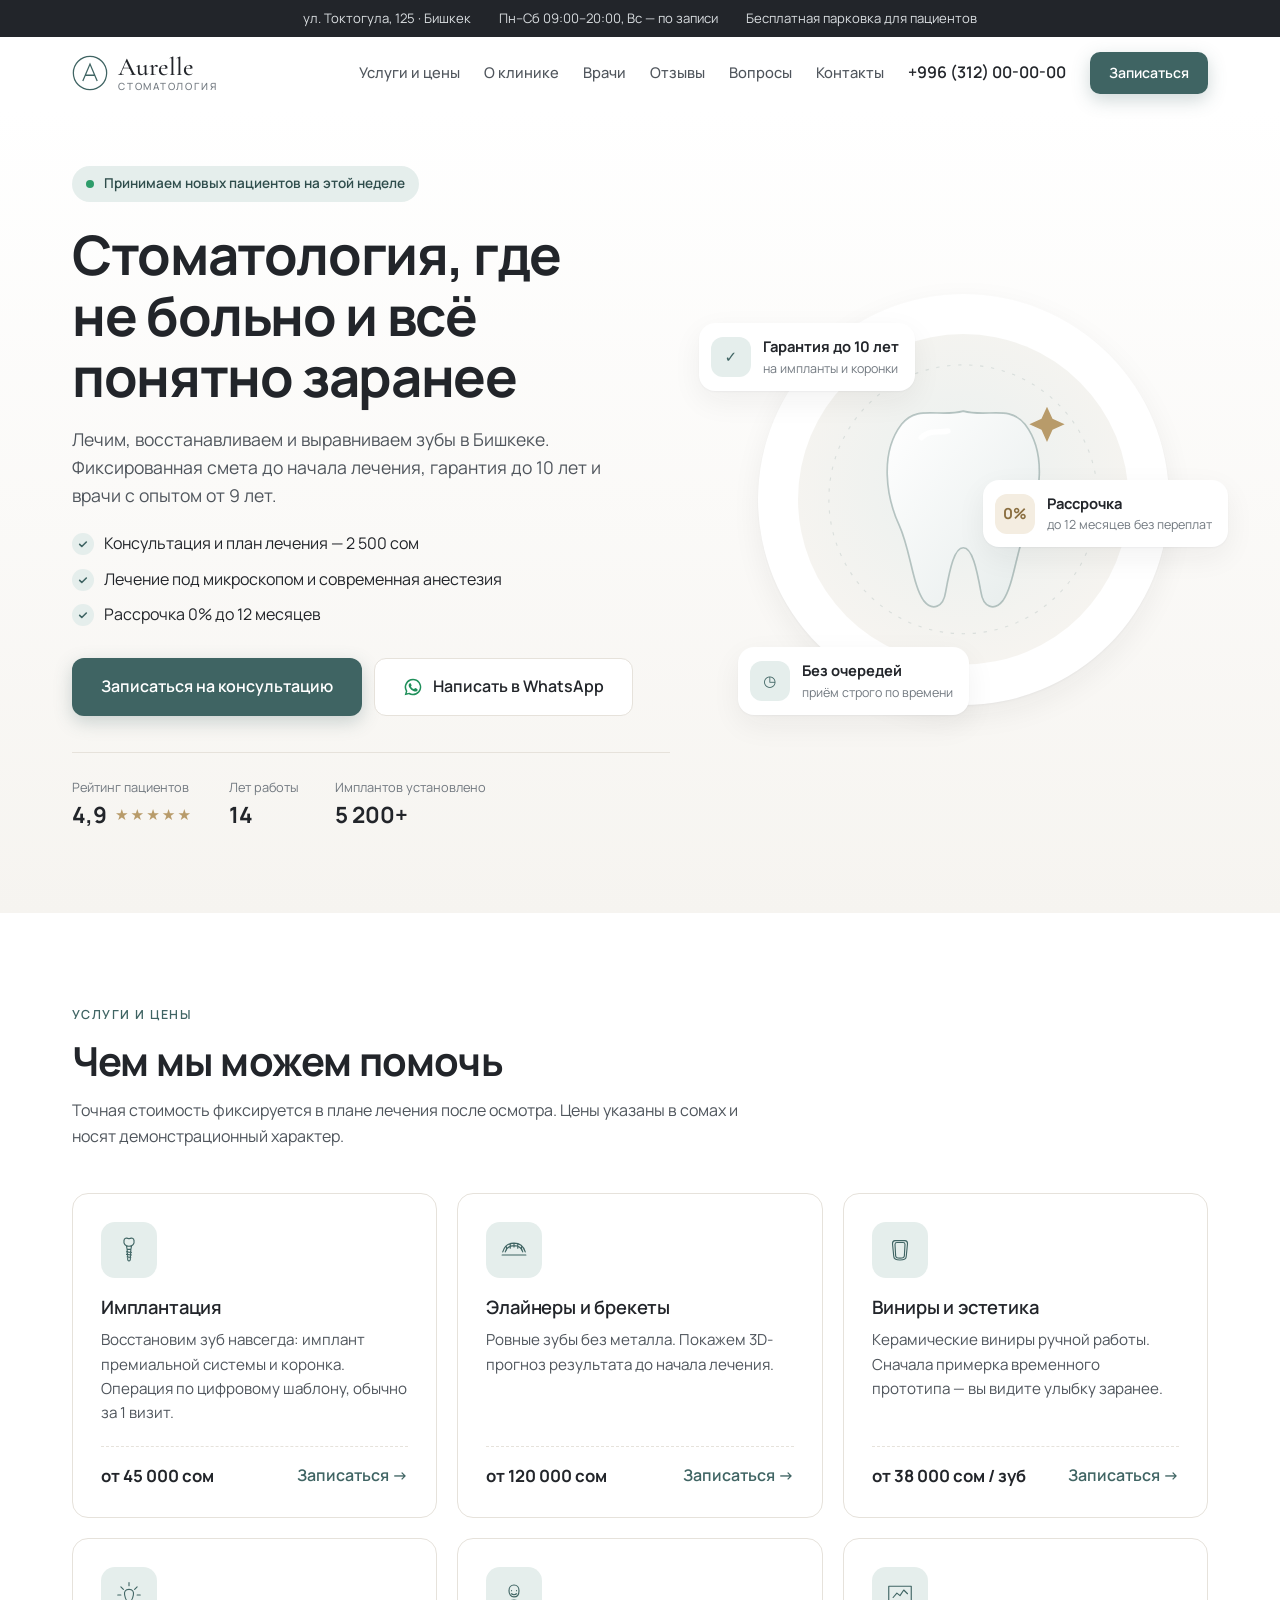
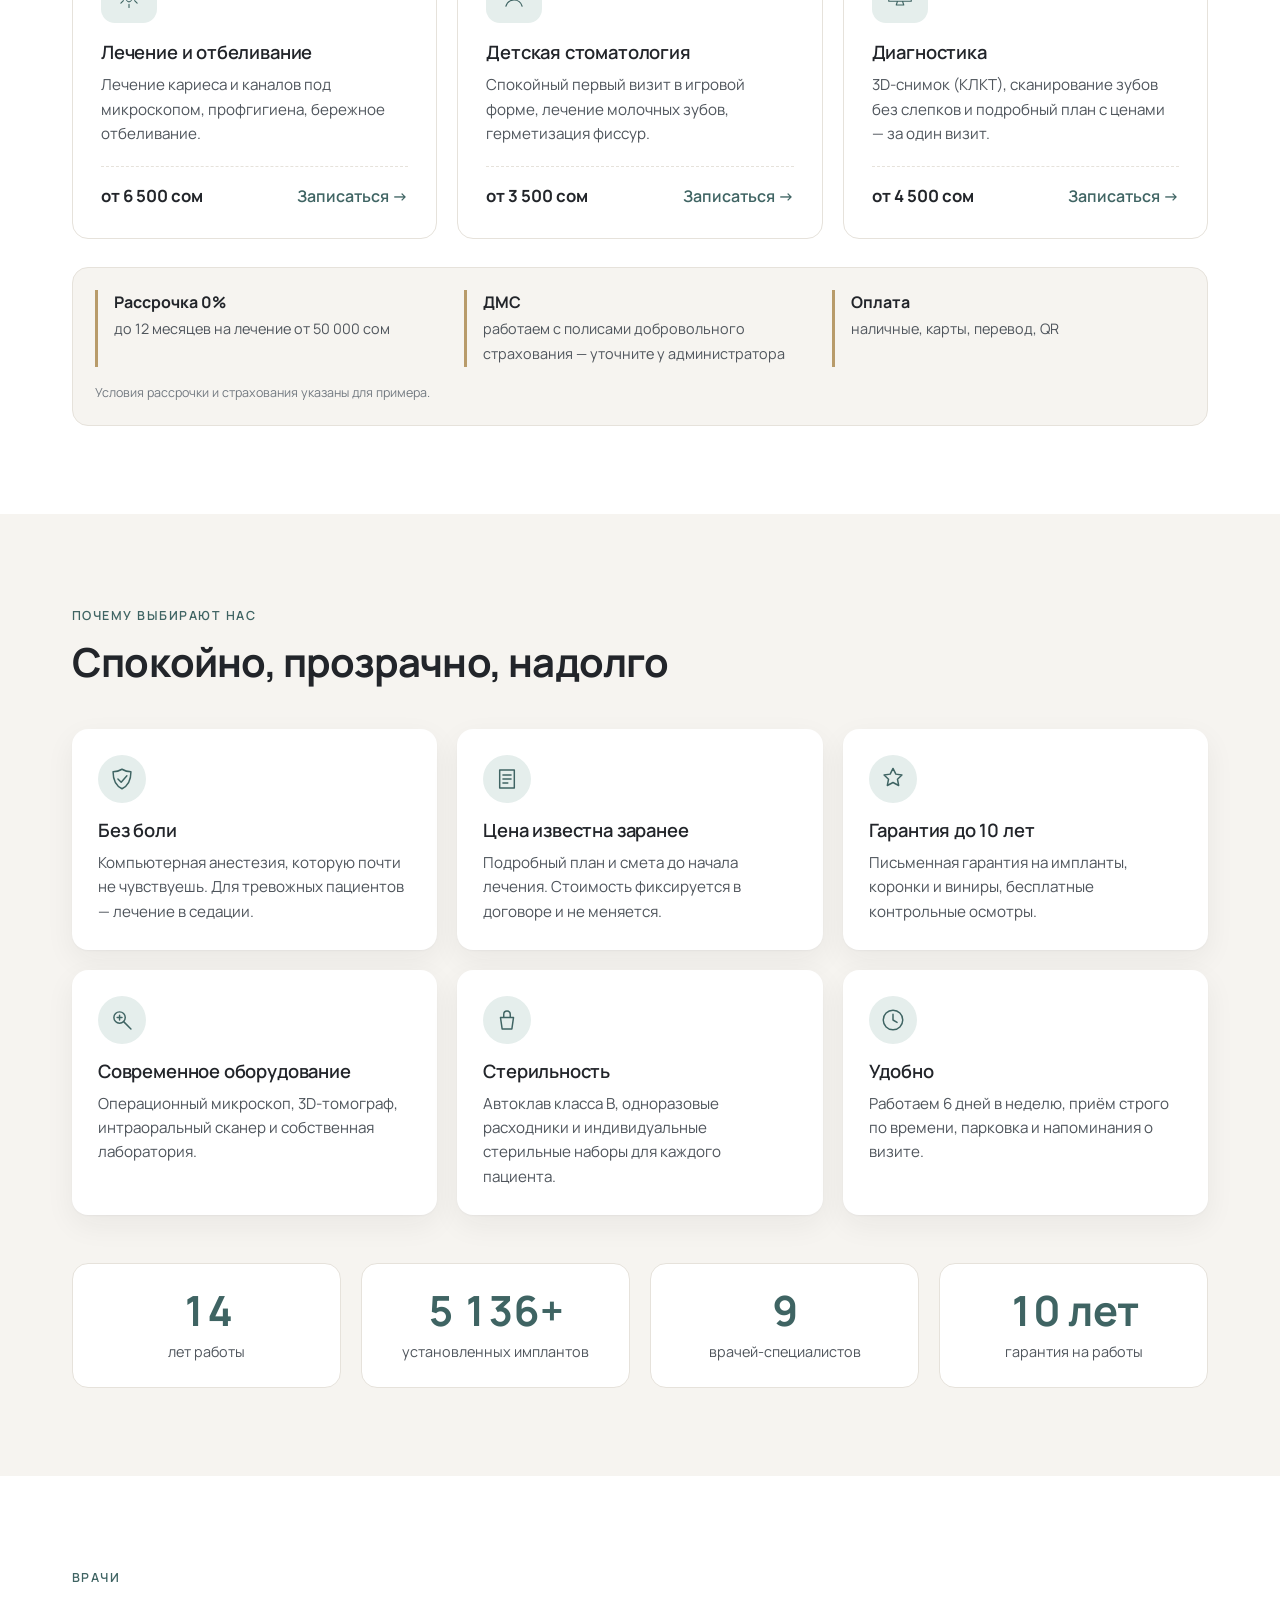
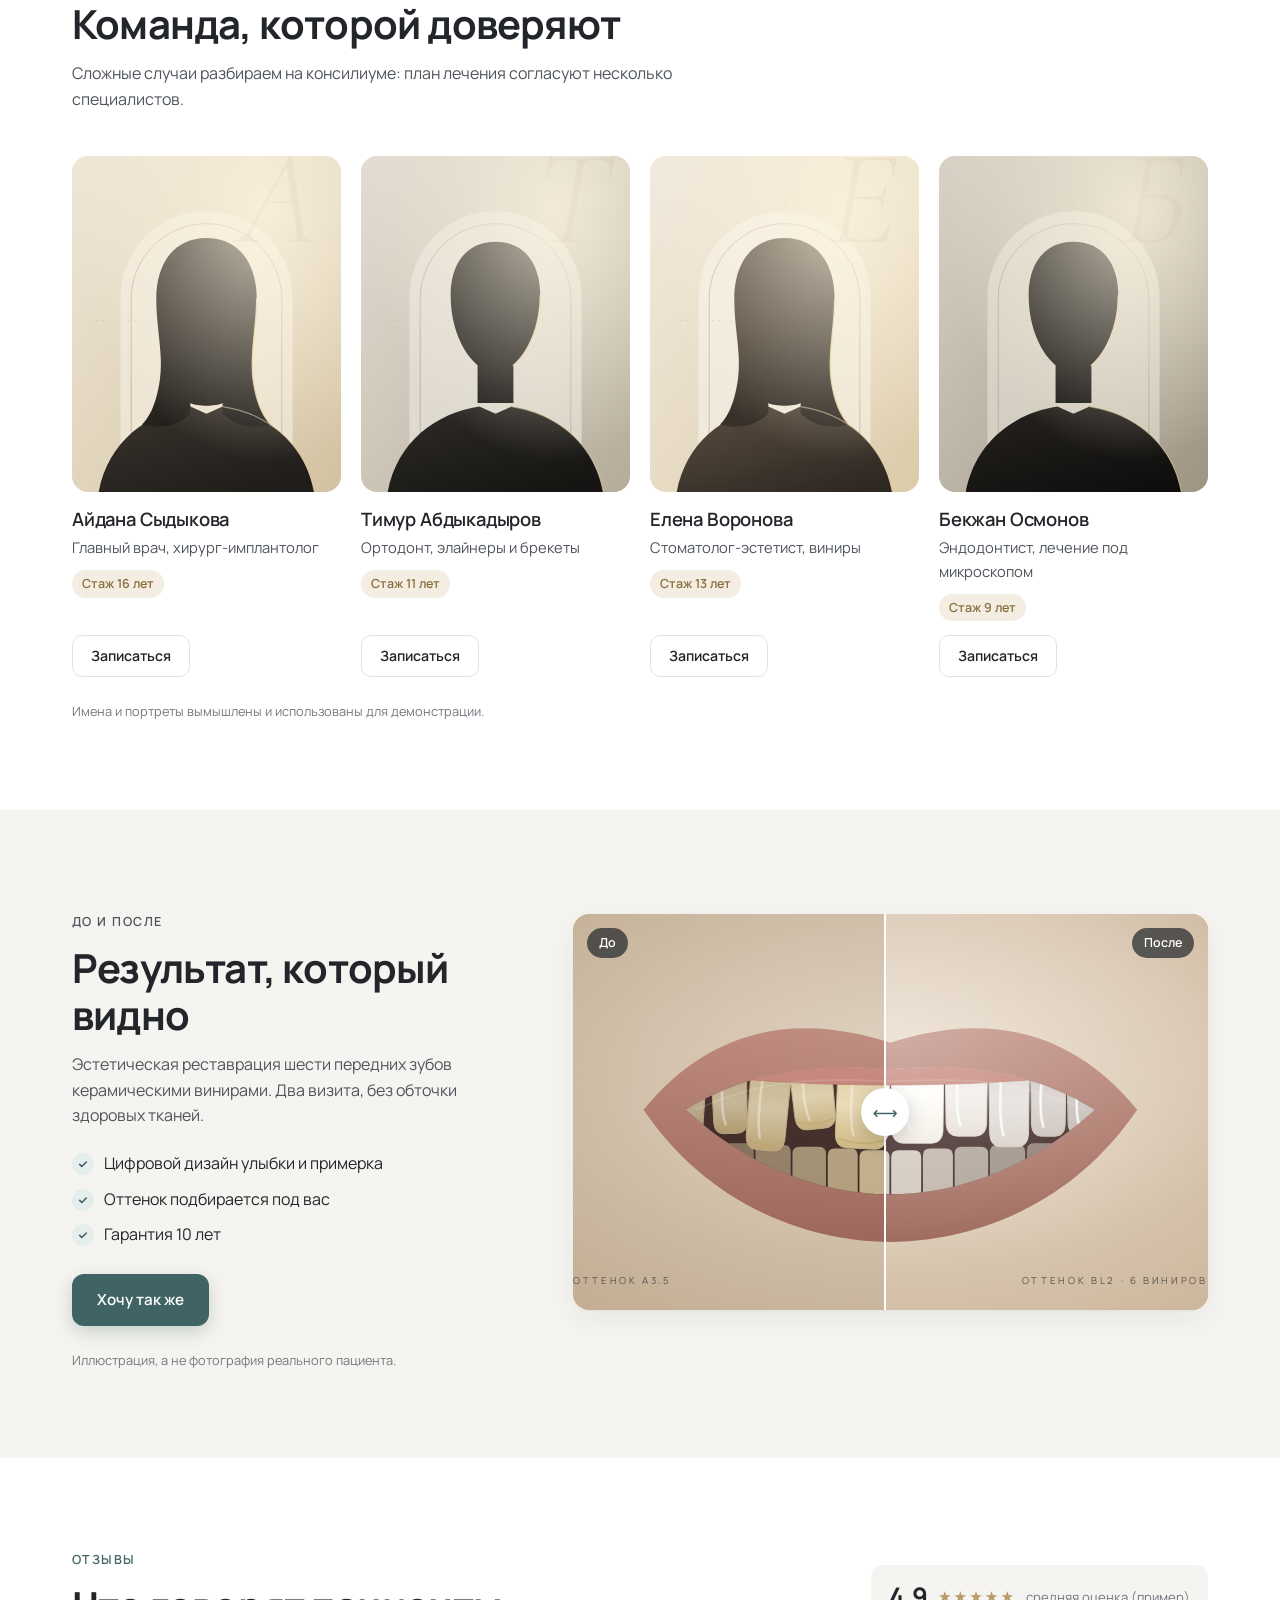
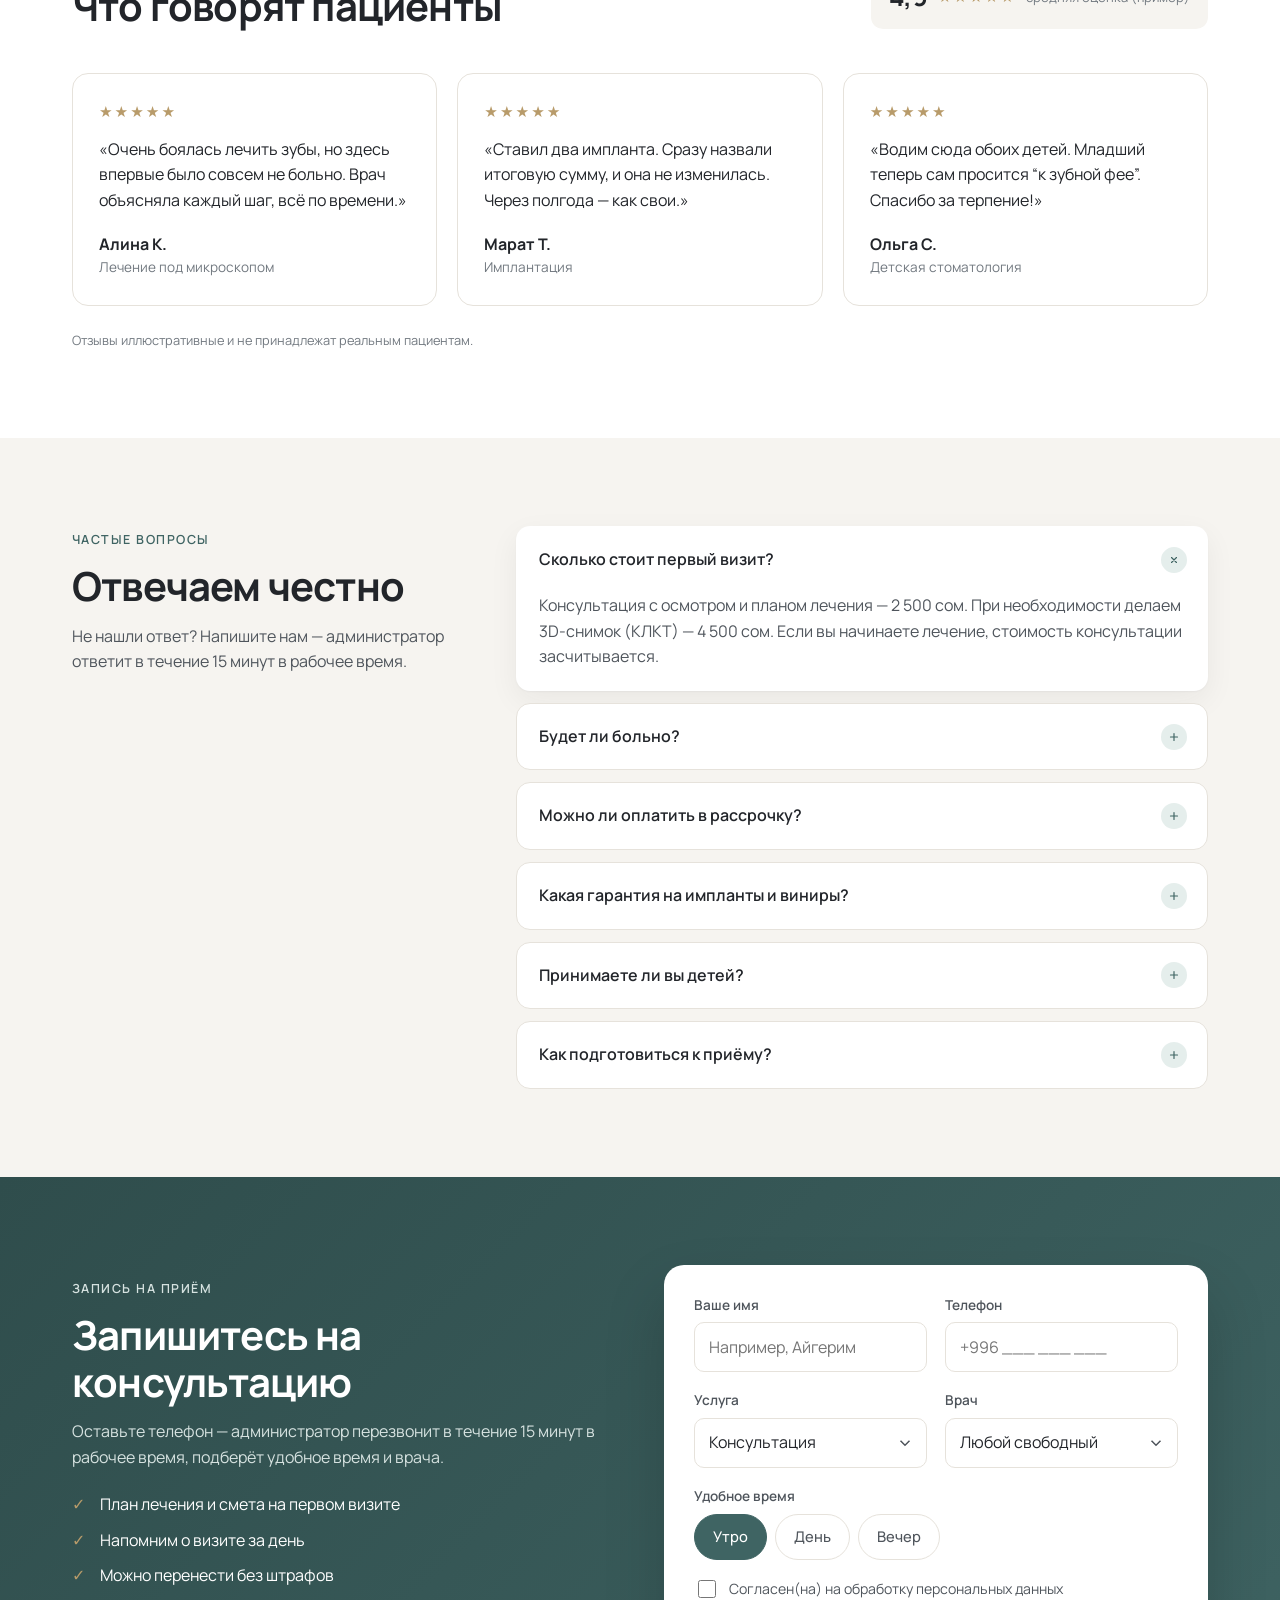
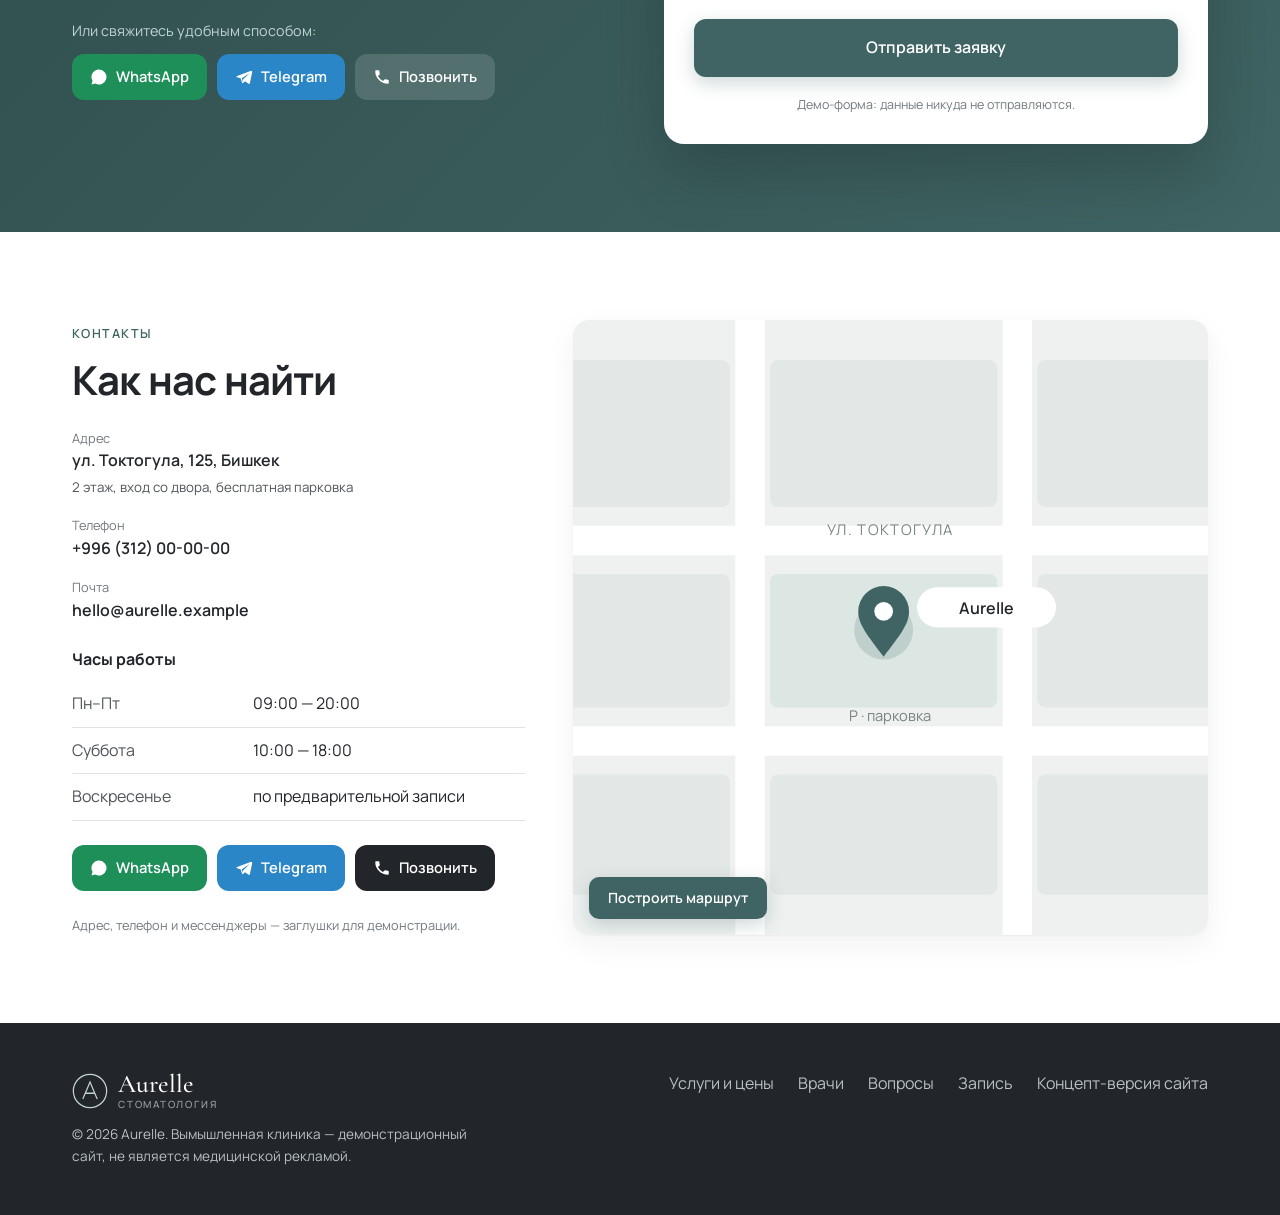
<file: simple/index.html>
<!doctype html>
<html lang="ru">
<head>
  <meta charset="utf-8">
  <meta name="viewport" content="width=device-width, initial-scale=1, viewport-fit=cover">
  <title>Aurelle — стоматология в Бишкеке</title>
  <meta name="description" content="Aurelle — стоматология в Бишкеке: лечение без боли, имплантация, элайнеры, виниры, детская стоматология. Цены от, гарантия, рассрочка. Демонстрационный сайт вымышленной клиники.">
  <meta name="theme-color" content="#FFFFFF">
  <link rel="icon" href="data:image/svg+xml,%3Csvg xmlns='http://www.w3.org/2000/svg' viewBox='0 0 64 64'%3E%3Crect width='64' height='64' rx='14' fill='%233F6463'/%3E%3Cpath d='M18 48 L32 14 L46 48 M23 37 H41' fill='none' stroke='%23fff' stroke-width='3'/%3E%3C/svg%3E">
  <link rel="preconnect" href="https://fonts.googleapis.com">
  <link rel="preconnect" href="https://fonts.gstatic.com" crossorigin>
  <link href="https://fonts.googleapis.com/css2?family=Cormorant+Garamond:wght@500&family=Manrope:wght@400;500;600;700&display=swap" rel="stylesheet">
  <link rel="stylesheet" href="assets/css/style.css">
  <script>document.documentElement.classList.add("js")</script>
</head>
<body>
  <a class="skip-link" href="#main">Перейти к содержимому</a>

  <div class="topbar">
    <div class="container topbar__in">
      <span>ул. Токтогула, 125 · Бишкек</span>
      <span>Пн–Сб 09:00–20:00, Вс — по записи</span>
      <span class="topbar__hide-sm">Бесплатная парковка для пациентов</span>
    </div>
  </div>

  <header class="header">
    <div class="container header__in">
      <a class="logo" href="#top" aria-label="Aurelle — на главную">
        <svg viewBox="0 0 40 40" aria-hidden="true"><circle cx="20" cy="20" r="18.5"/><path d="M12 29 L20 10 L28 29 M14.8 22.5 H25.2"/></svg>
        <span>Aurelle<small>стоматология</small></span>
      </a>
      <nav class="nav" aria-label="Основная навигация">
        <a href="#services">Услуги и цены</a>
        <a href="#why">О клинике</a>
        <a href="#doctors">Врачи</a>
        <a href="#reviews">Отзывы</a>
        <a href="#faq">Вопросы</a>
        <a href="#contacts">Контакты</a>
      </nav>
      <a class="header__phone" href="tel:+996312000000">+996 (312) 00-00-00</a>
      <a class="btn btn--primary btn--sm header__cta" href="#booking">Записаться</a>
      <button class="burger" aria-label="Открыть меню" aria-expanded="false" aria-controls="menu"><span></span><span></span><span></span></button>
    </div>
    <div class="menu" id="menu" hidden>
      <nav aria-label="Мобильная навигация">
        <a href="#services">Услуги и цены</a>
        <a href="#why">О клинике</a>
        <a href="#doctors">Врачи</a>
        <a href="#results">До и после</a>
        <a href="#reviews">Отзывы</a>
        <a href="#faq">Вопросы</a>
        <a href="#contacts">Контакты</a>
      </nav>
      <a class="btn btn--primary btn--block" href="#booking">Записаться на приём</a>
      <a class="btn btn--ghost btn--block" href="tel:+996312000000">Позвонить</a>
    </div>
  </header>

  <main id="main">
    <!-- HERO -->
    <section class="hero" id="top">
      <div class="container hero__in">
        <div class="hero__text">
          <p class="pill reveal"><span class="pill__dot"></span>Принимаем новых пациентов на этой неделе</p>
          <h1 class="reveal">Стоматология, где не&nbsp;больно и&nbsp;всё понятно заранее</h1>
          <p class="hero__lead reveal">Лечим, восстанавливаем и выравниваем зубы в Бишкеке. Фиксированная смета до начала лечения, гарантия до 10 лет и врачи с опытом от 9 лет.</p>
          <ul class="checks reveal">
            <li>Консультация и план лечения — 2 500 сом</li>
            <li>Лечение под микроскопом и современная анестезия</li>
            <li>Рассрочка 0% до 12 месяцев</li>
          </ul>
          <div class="hero__cta reveal">
            <a class="btn btn--primary btn--lg" href="#booking">Записаться на консультацию</a>
            <a class="btn btn--wa btn--lg" href="#contacts" data-placeholder="WhatsApp">
              <svg viewBox="0 0 24 24" aria-hidden="true"><path d="M12 2a10 10 0 0 0-8.6 15.1L2 22l5-1.3A10 10 0 1 0 12 2Zm0 18.2a8.2 8.2 0 0 1-4.2-1.2l-.3-.2-3 .8.8-2.9-.2-.3A8.2 8.2 0 1 1 12 20.2Zm4.5-6.1c-.2-.1-1.5-.7-1.7-.8-.2-.1-.4-.1-.6.1l-.8 1c-.1.2-.3.2-.5.1a6.7 6.7 0 0 1-3.3-2.9c-.3-.4.3-.4.7-1.4.1-.2 0-.3 0-.4l-.8-1.8c-.2-.5-.4-.4-.6-.4h-.5a1 1 0 0 0-.7.3 3 3 0 0 0-.9 2.2 5.2 5.2 0 0 0 1.1 2.7 11.8 11.8 0 0 0 4.5 4c1.7.7 2.3.8 3.2.6a2.7 2.7 0 0 0 1.8-1.2 2.2 2.2 0 0 0 .1-1.2c0-.1-.2-.2-.4-.3Z"/></svg>
              Написать в WhatsApp
            </a>
          </div>
          <dl class="trust reveal">
            <div><dt>Рейтинг пациентов</dt><dd>4,9 <span class="stars" aria-hidden="true">★★★★★</span></dd></div>
            <div><dt>Лет работы</dt><dd>14</dd></div>
            <div><dt>Имплантов установлено</dt><dd>5 200+</dd></div>
          </dl>
        </div>

        <div class="hero__visual reveal" aria-hidden="true">
          <div class="hero__card hero__card--main">
            <svg viewBox="0 0 320 320" class="hero__tooth">
              <defs>
                <linearGradient id="tg" x1="0" y1="0" x2="1" y2="1"><stop offset="0" stop-color="#FFFFFF"/><stop offset="1" stop-color="#E6ECEB"/></linearGradient>
                <radialGradient id="tbg" cx=".5" cy=".45" r=".55"><stop offset="0" stop-color="#EAF0EF"/><stop offset="1" stop-color="#F6F4F0"/></radialGradient>
              </defs>
              <circle cx="160" cy="160" r="150" fill="url(#tbg)"/>
              <circle cx="160" cy="160" r="122" fill="none" stroke="#3F6463" stroke-opacity=".14" stroke-dasharray="3 7"/>
              <path d="M104 92 C118 74 138 86 160 80 C182 86 202 74 216 92 C236 118 230 158 218 184 C208 206 206 238 196 252 C188 262 178 258 176 244 C172 222 168 204 160 204 C152 204 148 222 144 244 C142 258 132 262 124 252 C114 238 112 206 102 184 C90 158 84 118 104 92 Z" fill="url(#tg)" stroke="#3F6463" stroke-opacity=".35" stroke-width="1.5"/>
              <path d="M122 104 C130 96 140 100 146 98" fill="none" stroke="#fff" stroke-width="5" stroke-linecap="round"/>
              <path class="hero__spark" d="M236 76 l5 11 11 5 -11 5 -5 11 -5 -11 -11 -5 11 -5 Z" fill="#B89B6A"/>
            </svg>
          </div>
          <div class="hero__card hero__card--a">
            <span class="hero__ico">✓</span>
            <div><b>Гарантия до 10 лет</b><span>на импланты и коронки</span></div>
          </div>
          <div class="hero__card hero__card--b">
            <span class="hero__ico hero__ico--gold">0%</span>
            <div><b>Рассрочка</b><span>до 12 месяцев без переплат</span></div>
          </div>
          <div class="hero__card hero__card--c">
            <span class="hero__ico">◷</span>
            <div><b>Без очередей</b><span>приём строго по времени</span></div>
          </div>
        </div>
      </div>
    </section>

    <!-- SERVICES -->
    <section class="section" id="services">
      <div class="container">
        <div class="head reveal">
          <p class="eyebrow">Услуги и цены</p>
          <h2>Чем мы можем помочь</h2>
          <p class="head__note">Точная стоимость фиксируется в плане лечения после осмотра. Цены указаны в сомах и носят демонстрационный характер.</p>
        </div>
        <ul class="services">
          <li class="service reveal">
            <span class="service__icon"><svg viewBox="0 0 48 48" aria-hidden="true"><path d="M16 9c0-4 4-5 8-3 4-2 8-1 8 3 1 5-2 9-8 9s-9-4-8-9Zm4 9h8l-1 5h-6Zm1 5h6l-1 17q-2 3-4 0Zm-1 4 8 1m-8 3 8 1m-7 3 6 1"/></svg></span>
            <h3>Имплантация</h3>
            <p>Восстановим зуб навсегда: имплант премиальной системы и коронка. Операция по цифровому шаблону, обычно за 1 визит.</p>
            <div class="service__foot"><span class="price">от 45 000 сом</span><a href="#booking" class="link" data-service="Имплантация">Записаться →</a></div>
          </li>
          <li class="service reveal">
            <span class="service__icon"><svg viewBox="0 0 48 48" aria-hidden="true"><path d="M6 27c3-10 11-14 18-14s15 4 18 14M10 27c2-7 8-10 14-10s12 3 14 10M12 19v5m6-9v6m6-8v6m6-4v6m6-2v5M5 32h38"/></svg></span>
            <h3>Элайнеры и брекеты</h3>
            <p>Ровные зубы без металла. Покажем 3D-прогноз результата до начала лечения.</p>
            <div class="service__foot"><span class="price">от 120 000 сом</span><a href="#booking" class="link" data-service="Элайнеры">Записаться →</a></div>
          </li>
          <li class="service reveal">
            <span class="service__icon"><svg viewBox="0 0 48 48" aria-hidden="true"><path d="M16 9h16c3 0 4 3 4 5l-2 20c0 4-3 6-10 6s-10-2-10-6l-2-20c0-2 1-5 4-5Zm3 3h10c2 0 3 2 3 3l-1 18c0 2-3 4-7 4s-7-2-7-4l-1-18c0-1 1-3 3-3Z"/></svg></span>
            <h3>Виниры и эстетика</h3>
            <p>Керамические виниры ручной работы. Сначала примерка временного прототипа — вы видите улыбку заранее.</p>
            <div class="service__foot"><span class="price">от 38 000 сом / зуб</span><a href="#booking" class="link" data-service="Виниры">Записаться →</a></div>
          </li>
          <li class="service reveal">
            <span class="service__icon"><svg viewBox="0 0 48 48" aria-hidden="true"><path d="M24 15c-6 0-8 4-7 9s3 11 7 11 6-6 7-11-1-9-7-9ZM24 4v5m0 30v5M6 24h5m26 0h5M11 11l4 4m22-4-4 4M11 37l4-4m22 4-4-4"/></svg></span>
            <h3>Лечение и отбеливание</h3>
            <p>Лечение кариеса и каналов под микроскопом, профгигиена, бережное отбеливание.</p>
            <div class="service__foot"><span class="price">от 6 500 сом</span><a href="#booking" class="link" data-service="Лечение">Записаться →</a></div>
          </li>
          <li class="service reveal">
            <span class="service__icon"><svg viewBox="0 0 48 48" aria-hidden="true"><path d="M24 8c-5 0-8 4-8 9 0 6 3 10 8 10s8-4 8-10c0-5-3-9-8-9Zm-4 9h.1m7.9 0h.1M20 22c2 2 6 2 8 0M11 42c2-7 7-10 13-10s11 3 13 10"/></svg></span>
            <h3>Детская стоматология</h3>
            <p>Спокойный первый визит в игровой форме, лечение молочных зубов, герметизация фиссур.</p>
            <div class="service__foot"><span class="price">от 3 500 сом</span><a href="#booking" class="link" data-service="Детская стоматология">Записаться →</a></div>
          </li>
          <li class="service reveal">
            <span class="service__icon"><svg viewBox="0 0 48 48" aria-hidden="true"><path d="M6 10h36v24H6Zm14 24-2 6h12l-2-6M13 28l6-7 5 4 6-9 6 6"/></svg></span>
            <h3>Диагностика</h3>
            <p>3D-снимок (КЛКТ), сканирование зубов без слепков и подробный план с ценами — за один визит.</p>
            <div class="service__foot"><span class="price">от 4 500 сом</span><a href="#booking" class="link" data-service="Диагностика">Записаться →</a></div>
          </li>
        </ul>
        <div class="pay reveal">
          <div class="pay__item"><b>Рассрочка 0%</b><span>до 12 месяцев на лечение от 50 000 сом</span></div>
          <div class="pay__item"><b>ДМС</b><span>работаем с полисами добровольного страхования — уточните у администратора</span></div>
          <div class="pay__item"><b>Оплата</b><span>наличные, карты, перевод, QR</span></div>
          <p class="pay__note">Условия рассрочки и страхования указаны для примера.</p>
        </div>
      </div>
    </section>

    <!-- WHY -->
    <section class="section section--tint" id="why">
      <div class="container">
        <div class="head reveal">
          <p class="eyebrow">Почему выбирают нас</p>
          <h2>Спокойно, прозрачно, надолго</h2>
        </div>
        <ul class="why">
          <li class="why__item reveal">
            <span class="why__ico"><svg viewBox="0 0 32 32" aria-hidden="true"><path d="M16 4c-5 3-9 3-11 3 0 10 3 17 11 21 8-4 11-11 11-21-2 0-6 0-11-3Zm-5 12 4 4 7-8"/></svg></span>
            <h3>Без боли</h3>
            <p>Компьютерная анестезия, которую почти не чувствуешь. Для тревожных пациентов — лечение в седации.</p>
          </li>
          <li class="why__item reveal">
            <span class="why__ico"><svg viewBox="0 0 32 32" aria-hidden="true"><path d="M7 5h18v22H7Zm4 6h10m-10 5h10m-10 5h6"/></svg></span>
            <h3>Цена известна заранее</h3>
            <p>Подробный план и смета до начала лечения. Стоимость фиксируется в договоре и не меняется.</p>
          </li>
          <li class="why__item reveal">
            <span class="why__ico"><svg viewBox="0 0 32 32" aria-hidden="true"><path d="M16 3 19.5 10 27 11l-5.5 5.3L23 24l-7-3.7L9 24l1.5-7.7L5 11l7.5-1Z"/></svg></span>
            <h3>Гарантия до 10 лет</h3>
            <p>Письменная гарантия на импланты, коронки и виниры, бесплатные контрольные осмотры.</p>
          </li>
          <li class="why__item reveal">
            <span class="why__ico"><svg viewBox="0 0 32 32" aria-hidden="true"><circle cx="13" cy="13" r="7"/><path d="m18 18 9 9M10 13h6m-3-3v6"/></svg></span>
            <h3>Современное оборудование</h3>
            <p>Операционный микроскоп, 3D-томограф, интраоральный сканер и собственная лаборатория.</p>
          </li>
          <li class="why__item reveal">
            <span class="why__ico"><svg viewBox="0 0 32 32" aria-hidden="true"><path d="M8 13h16l-2 14H10Zm4 0V9a4 4 0 0 1 8 0v4"/></svg></span>
            <h3>Стерильность</h3>
            <p>Автоклав класса B, одноразовые расходники и индивидуальные стерильные наборы для каждого пациента.</p>
          </li>
          <li class="why__item reveal">
            <span class="why__ico"><svg viewBox="0 0 32 32" aria-hidden="true"><circle cx="16" cy="16" r="12"/><path d="M16 9v7l5 3"/></svg></span>
            <h3>Удобно</h3>
            <p>Работаем 6 дней в неделю, приём строго по времени, парковка и напоминания о визите.</p>
          </li>
        </ul>
        <dl class="counters">
          <div class="reveal"><dd><span data-count="14">14</span></dd><dt>лет работы</dt></div>
          <div class="reveal"><dd><span data-count="5200" data-space>5 200</span>+</dd><dt>установленных имплантов</dt></div>
          <div class="reveal"><dd><span data-count="9">9</span></dd><dt>врачей-специалистов</dt></div>
          <div class="reveal"><dd><span data-count="10">10</span> лет</dd><dt>гарантия на работы</dt></div>
        </dl>
      </div>
    </section>

    <!-- DOCTORS -->
    <section class="section" id="doctors">
      <div class="container">
        <div class="head reveal">
          <p class="eyebrow">Врачи</p>
          <h2>Команда, которой доверяют</h2>
          <p class="head__note">Сложные случаи разбираем на консилиуме: план лечения согласуют несколько специалистов.</p>
        </div>
        <ul class="doctors">
          <li class="doctor reveal">
            <div class="doctor__photo" data-portrait="0" data-initial="А"></div>
            <h3>Айдана Сыдыкова</h3>
            <p>Главный врач, хирург-имплантолог</p>
            <span class="doctor__exp">Стаж 16 лет</span>
            <a class="btn btn--ghost btn--sm" href="#booking" data-doctor="Айдана Сыдыкова">Записаться</a>
          </li>
          <li class="doctor reveal">
            <div class="doctor__photo" data-portrait="1" data-initial="Т"></div>
            <h3>Тимур Абдыкадыров</h3>
            <p>Ортодонт, элайнеры и брекеты</p>
            <span class="doctor__exp">Стаж 11 лет</span>
            <a class="btn btn--ghost btn--sm" href="#booking" data-doctor="Тимур Абдыкадыров">Записаться</a>
          </li>
          <li class="doctor reveal">
            <div class="doctor__photo" data-portrait="2" data-initial="Е"></div>
            <h3>Елена Воронова</h3>
            <p>Стоматолог-эстетист, виниры</p>
            <span class="doctor__exp">Стаж 13 лет</span>
            <a class="btn btn--ghost btn--sm" href="#booking" data-doctor="Елена Воронова">Записаться</a>
          </li>
          <li class="doctor reveal">
            <div class="doctor__photo" data-portrait="3" data-initial="Б"></div>
            <h3>Бекжан Осмонов</h3>
            <p>Эндодонтист, лечение под микроскопом</p>
            <span class="doctor__exp">Стаж 9 лет</span>
            <a class="btn btn--ghost btn--sm" href="#booking" data-doctor="Бекжан Осмонов">Записаться</a>
          </li>
        </ul>
        <p class="footnote">Имена и портреты вымышлены и использованы для демонстрации.</p>
      </div>
    </section>

    <!-- BEFORE / AFTER -->
    <section class="section section--tint" id="results">
      <div class="container results">
        <div class="results__text reveal">
          <p class="eyebrow">До и после</p>
          <h2>Результат, который видно</h2>
          <p>Эстетическая реставрация шести передних зубов керамическими винирами. Два визита, без обточки здоровых тканей.</p>
          <ul class="checks">
            <li>Цифровой дизайн улыбки и примерка</li>
            <li>Оттенок подбирается под вас</li>
            <li>Гарантия 10 лет</li>
          </ul>
          <a class="btn btn--primary" href="#booking" data-service="Виниры">Хочу так же</a>
        </div>
        <div class="ba reveal" style="--pos:50%">
          <div class="ba__layer"><svg class="smile" data-variant="before" viewBox="0 0 800 450" aria-hidden="true"></svg></div>
          <div class="ba__layer ba__after"><svg class="smile" data-variant="after" viewBox="0 0 800 450" aria-hidden="true"></svg></div>
          <span class="ba__tag ba__tag--l">До</span>
          <span class="ba__tag ba__tag--r">После</span>
          <div class="ba__handle" aria-hidden="true"><span>⟷</span></div>
          <input class="ba__range" type="range" min="0" max="100" value="50" aria-label="Сравнение до и после: положение разделителя">
        </div>
      </div>
      <p class="container footnote">Иллюстрация, а не фотография реального пациента.</p>
    </section>

    <!-- REVIEWS -->
    <section class="section" id="reviews">
      <div class="container">
        <div class="head head--row reveal">
          <div>
            <p class="eyebrow">Отзывы</p>
            <h2>Что говорят пациенты</h2>
          </div>
          <div class="rating"><b>4,9</b><span class="stars" aria-hidden="true">★★★★★</span><span>средняя оценка (пример)</span></div>
        </div>
        <ul class="reviews">
          <li class="review reveal">
            <span class="stars" aria-label="5 из 5">★★★★★</span>
            <p>«Очень боялась лечить зубы, но здесь впервые было совсем не больно. Врач объясняла каждый шаг, всё по времени.»</p>
            <b>Алина К.</b><span>Лечение под микроскопом</span>
          </li>
          <li class="review reveal">
            <span class="stars" aria-label="5 из 5">★★★★★</span>
            <p>«Ставил два импланта. Сразу назвали итоговую сумму, и она не изменилась. Через полгода — как свои.»</p>
            <b>Марат Т.</b><span>Имплантация</span>
          </li>
          <li class="review reveal">
            <span class="stars" aria-label="5 из 5">★★★★★</span>
            <p>«Водим сюда обоих детей. Младший теперь сам просится “к зубной фее”. Спасибо за терпение!»</p>
            <b>Ольга С.</b><span>Детская стоматология</span>
          </li>
        </ul>
        <p class="footnote">Отзывы иллюстративные и не принадлежат реальным пациентам.</p>
      </div>
    </section>

    <!-- FAQ -->
    <section class="section section--tint" id="faq">
      <div class="container faq-wrap">
        <div class="head reveal">
          <p class="eyebrow">Частые вопросы</p>
          <h2>Отвечаем честно</h2>
          <p class="head__note">Не нашли ответ? Напишите нам — администратор ответит в течение 15 минут в рабочее время.</p>
        </div>
        <div class="faq">
          <details class="reveal" open>
            <summary>Сколько стоит первый визит?</summary>
            <p>Консультация с осмотром и планом лечения — 2 500 сом. При необходимости делаем 3D-снимок (КЛКТ) — 4 500 сом. Если вы начинаете лечение, стоимость консультации засчитывается.</p>
          </details>
          <details class="reveal">
            <summary>Будет ли больно?</summary>
            <p>Мы используем компьютерную анестезию: укол почти не ощущается, онемение точечное. Для тех, кто сильно тревожится, доступно лечение в седации.</p>
          </details>
          <details class="reveal">
            <summary>Можно ли оплатить в рассрочку?</summary>
            <p>Да, на лечение от 50 000 сом доступна рассрочка 0% до 12 месяцев. Оформление занимает около 15 минут прямо в клинике.</p>
          </details>
          <details class="reveal">
            <summary>Какая гарантия на импланты и виниры?</summary>
            <p>Письменная гарантия до 10 лет при условии профилактических осмотров раз в полгода — они для наших пациентов бесплатны.</p>
          </details>
          <details class="reveal">
            <summary>Принимаете ли вы детей?</summary>
            <p>Да, с 3 лет. Первый визит — знакомство в игровой форме, без лечения, чтобы ребёнок привык к врачу и кабинету.</p>
          </details>
          <details class="reveal">
            <summary>Как подготовиться к приёму?</summary>
            <p>Ничего особенного: возьмите прежние снимки, если они есть, и список принимаемых лекарств. Приходите за 5–10 минут до времени записи.</p>
          </details>
        </div>
      </div>
    </section>

    <!-- BOOKING -->
    <section class="section booking" id="booking">
      <div class="container booking__in">
        <div class="booking__text reveal">
          <p class="eyebrow eyebrow--light">Запись на приём</p>
          <h2>Запишитесь на консультацию</h2>
          <p>Оставьте телефон — администратор перезвонит в течение 15 минут в рабочее время, подберёт удобное время и врача.</p>
          <ul class="booking__perks">
            <li>План лечения и смета на первом визите</li>
            <li>Напомним о визите за день</li>
            <li>Можно перенести без штрафов</li>
          </ul>
          <div class="booking__alt">
            <span>Или свяжитесь удобным способом:</span>
            <div class="messengers">
              <a class="msg msg--wa" href="#contacts" data-placeholder="WhatsApp">WhatsApp</a>
              <a class="msg msg--tg" href="#contacts" data-placeholder="Telegram">Telegram</a>
              <a class="msg msg--ph" href="tel:+996312000000">Позвонить</a>
            </div>
          </div>
        </div>
        <form class="form reveal" novalidate>
          <div class="field">
            <label for="f-name">Ваше имя</label>
            <input id="f-name" name="name" type="text" autocomplete="name" required minlength="2" placeholder="Например, Айгерим">
            <span class="field__err">Укажите имя</span>
          </div>
          <div class="field">
            <label for="f-phone">Телефон</label>
            <input id="f-phone" name="phone" type="tel" autocomplete="tel" inputmode="tel" required placeholder="+996 ___ ___ ___">
            <span class="field__err">Укажите номер, например +996 555 123 456</span>
          </div>
          <div class="field">
            <label for="f-service">Услуга</label>
            <select id="f-service" name="service">
              <option>Консультация</option>
              <option>Имплантация</option>
              <option>Элайнеры</option>
              <option>Виниры</option>
              <option>Лечение</option>
              <option>Детская стоматология</option>
              <option>Диагностика</option>
            </select>
          </div>
          <div class="field">
            <label for="f-doctor">Врач</label>
            <select id="f-doctor" name="doctor">
              <option>Любой свободный</option>
              <option>Айдана Сыдыкова</option>
              <option>Тимур Абдыкадыров</option>
              <option>Елена Воронова</option>
              <option>Бекжан Осмонов</option>
            </select>
          </div>
          <div class="field field--wide">
            <span class="label">Удобное время</span>
            <div class="chips" role="radiogroup" aria-label="Удобное время">
              <label class="chip"><input type="radio" name="time" value="Утро" checked><span>Утро</span></label>
              <label class="chip"><input type="radio" name="time" value="День"><span>День</span></label>
              <label class="chip"><input type="radio" name="time" value="Вечер"><span>Вечер</span></label>
            </div>
          </div>
          <label class="check field--wide">
            <input type="checkbox" name="consent" required>
            <span>Согласен(на) на обработку персональных данных</span>
          </label>
          <button class="btn btn--primary btn--lg btn--block field--wide" type="submit">Отправить заявку</button>
          <p class="form__demo field--wide">Демо-форма: данные никуда не отправляются.</p>
          <div class="form__success" role="status" aria-live="polite" hidden>
            <span class="form__ok" aria-hidden="true">✓</span>
            <h3>Спасибо<span class="form__name"></span>!</h3>
            <p>Это демонстрационная форма — заявка не отправлена. В настоящей клинике администратор перезвонил бы вам в течение 15 минут.</p>
            <button type="button" class="btn btn--ghost form__reset">Заполнить снова</button>
          </div>
        </form>
      </div>
    </section>

    <!-- CONTACTS -->
    <section class="section" id="contacts">
      <div class="container contacts">
        <div class="contacts__info reveal">
          <p class="eyebrow">Контакты</p>
          <h2>Как нас найти</h2>
          <dl class="contacts__list">
            <div><dt>Адрес</dt><dd>ул. Токтогула, 125, Бишкек<br><small>2 этаж, вход со двора, бесплатная парковка</small></dd></div>
            <div><dt>Телефон</dt><dd><a href="tel:+996312000000">+996 (312) 00-00-00</a></dd></div>
            <div><dt>Почта</dt><dd><a href="mailto:hello@aurelle.example">hello@aurelle.example</a></dd></div>
          </dl>
          <table class="hours">
            <caption>Часы работы</caption>
            <tbody>
              <tr><th scope="row">Пн–Пт</th><td>09:00 — 20:00</td></tr>
              <tr><th scope="row">Суббота</th><td>10:00 — 18:00</td></tr>
              <tr><th scope="row">Воскресенье</th><td>по предварительной записи</td></tr>
            </tbody>
          </table>
          <div class="messengers">
            <a class="msg msg--wa" href="#contacts" data-placeholder="WhatsApp">WhatsApp</a>
            <a class="msg msg--tg" href="#contacts" data-placeholder="Telegram">Telegram</a>
            <a class="msg msg--ph" href="tel:+996312000000">Позвонить</a>
          </div>
          <p class="footnote">Адрес, телефон и мессенджеры — заглушки для демонстрации.</p>
        </div>
        <div class="map reveal" role="img" aria-label="Схема проезда (заглушка карты)">
          <svg viewBox="0 0 600 460" preserveAspectRatio="xMidYMid slice">
            <rect width="600" height="460" fill="#EEF1F0"/>
            <g fill="#E3E8E6"><rect x="30" y="30" width="150" height="110" rx="6"/><rect x="210" y="30" width="170" height="110" rx="6"/><rect x="410" y="30" width="160" height="110" rx="6"/><rect x="30" y="190" width="150" height="100" rx="6"/><rect x="410" y="190" width="160" height="100" rx="6"/><rect x="30" y="340" width="150" height="90" rx="6"/><rect x="210" y="340" width="170" height="90" rx="6"/><rect x="410" y="340" width="160" height="90" rx="6"/></g>
            <rect x="210" y="190" width="170" height="100" rx="6" fill="#DCE6E2"/>
            <path d="M0 165 H600 M0 315 H600 M195 0 V460 M395 0 V460" stroke="#FFFFFF" stroke-width="22"/>
            <text x="300" y="161" text-anchor="middle" font-family="Manrope, sans-serif" font-size="11" fill="#7A8483" letter-spacing="1">УЛ. ТОКТОГУЛА</text>
            <circle class="map__pulse" cx="295" cy="232" r="22" fill="#3F6463" fill-opacity=".18"/>
            <path d="M295 252 C283 236 276 228 276 218 a19 19 0 0 1 38 0 c0 10 -7 18 -19 34 Z" fill="#3F6463"/>
            <circle cx="295" cy="218" r="7" fill="#fff"/>
            <rect x="320" y="200" width="104" height="30" rx="15" fill="#fff"/>
            <text x="372" y="220" text-anchor="middle" font-family="Manrope, sans-serif" font-size="12" font-weight="600" fill="#22252A">Aurelle</text>
            <text x="300" y="300" text-anchor="middle" font-family="Manrope, sans-serif" font-size="11" fill="#7A8483">P · парковка</text>
          </svg>
          <a class="map__btn btn btn--primary btn--sm" href="#contacts" data-placeholder="Карта">Построить маршрут</a>
        </div>
      </div>
    </section>
  </main>

  <footer class="footer">
    <div class="container footer__in">
      <div>
        <a class="logo logo--light" href="#top"><svg viewBox="0 0 40 40" aria-hidden="true"><circle cx="20" cy="20" r="18.5"/><path d="M12 29 L20 10 L28 29 M14.8 22.5 H25.2"/></svg><span>Aurelle<small>стоматология</small></span></a>
        <p>© 2026 Aurelle. Вымышленная клиника — демонстрационный сайт, не является медицинской рекламой.</p>
      </div>
      <nav class="footer__nav" aria-label="Ссылки в подвале">
        <a href="#services">Услуги и цены</a>
        <a href="#doctors">Врачи</a>
        <a href="#faq">Вопросы</a>
        <a href="#booking">Запись</a>
        <a href="../">Концепт-версия сайта</a>
      </nav>
    </div>
  </footer>

  <div class="mobile-bar" aria-label="Быстрые действия">
    <a class="btn btn--ghost" href="tel:+996312000000">Позвонить</a>
    <a class="btn btn--primary" href="#booking">Записаться</a>
  </div>

  <div class="toast" role="status" aria-live="polite" hidden></div>

  <script src="assets/js/visuals.js" defer></script>
  <script src="assets/js/main.js" defer></script>
</body>
</html>
</file>
<file: simple/assets/css/style.css>
/* Aurelle — practical variant: calm, light, conversion-focused */
:root {
  --white: #FFFFFF;
  --bg: #FFFFFF;
  --tint: #F6F4F0;
  --tint-2: #EEF1F0;
  --line: #E6E2DB;
  --ink: #22252A;
  --ink-2: #4F555C;
  --ink-3: #727980;
  --teal: #3F6463;
  --teal-d: #2F4D4C;
  --teal-l: #E5EEEC;
  --gold: #B89B6A;
  --gold-d: #8A6E40;
  --wa: #1F8F5A;
  --tg: #2A86C7;
  --radius: 16px;
  --radius-sm: 10px;
  --shadow: 0 1px 2px rgba(34, 37, 42, .04), 0 10px 30px rgba(34, 37, 42, .06);
  --shadow-h: 0 2px 4px rgba(34, 37, 42, .05), 0 20px 44px rgba(34, 37, 42, .1);
  --ease: cubic-bezier(.22, 1, .36, 1);
  --f: "Manrope", system-ui, -apple-system, "Segoe UI", sans-serif;
  --f-logo: "Cormorant Garamond", Georgia, serif;
  --header: 72px;
}
*, *::before, *::after { box-sizing: border-box; }
html { -webkit-text-size-adjust: 100%; scroll-behavior: smooth; scroll-padding-top: calc(var(--header) + 12px); }
body { margin: 0; background: var(--bg); color: var(--ink); font: 400 1rem/1.6 var(--f); -webkit-font-smoothing: antialiased; overflow-x: hidden; }
img, svg { display: block; max-width: 100%; }
a { color: inherit; text-decoration: none; }
button, input, select, textarea { font: inherit; color: inherit; }
h1, h2, h3, p, ul, ol, dl, dd, figure { margin: 0; padding: 0; }
ul, ol { list-style: none; }
:focus-visible { outline: 2px solid var(--teal); outline-offset: 3px; border-radius: 4px; }
.skip-link { position: fixed; top: 8px; left: 8px; z-index: 200; background: var(--ink); color: #fff; padding: 10px 14px; border-radius: 8px; transform: translateY(-150%); transition: transform .3s; }
.skip-link:focus { transform: none; }
.container { width: 100%; max-width: 1200px; margin: 0 auto; padding: 0 20px; }
@media (min-width: 768px) { .container { padding: 0 32px; } }

.section { padding: 88px 0; }
.section--tint { background: var(--tint); }
@media (max-width: 767px) { .section { padding: 64px 0; } }

h1 { font-size: clamp(2rem, 4.6vw, 3.4rem); line-height: 1.12; font-weight: 700; letter-spacing: -.025em; }
h2 { font-size: clamp(1.7rem, 3.2vw, 2.5rem); line-height: 1.18; font-weight: 700; letter-spacing: -.02em; }
h3 { font-size: 1.15rem; line-height: 1.3; font-weight: 600; letter-spacing: -.01em; }
.eyebrow { display: inline-block; margin-bottom: 12px; font-size: .78rem; font-weight: 600; letter-spacing: .12em; text-transform: uppercase; color: var(--teal); }
.eyebrow--light { color: #BFD3D0; }
.head { max-width: 680px; margin-bottom: 44px; }
.head__note { margin-top: 14px; color: var(--ink-2); }
.head--row { display: flex; justify-content: space-between; align-items: flex-end; gap: 24px; max-width: none; flex-wrap: wrap; }
.footnote { margin-top: 24px; font-size: .8rem; color: var(--ink-3); }

/* buttons */
.btn {
  display: inline-flex; align-items: center; justify-content: center; gap: 10px;
  height: 52px; padding: 0 24px; border-radius: 12px; border: 1px solid transparent;
  font-weight: 600; font-size: .95rem; cursor: pointer; white-space: nowrap;
  transition: background .3s var(--ease), color .3s, border-color .3s, transform .3s var(--ease), box-shadow .3s var(--ease);
}
.btn:hover { transform: translateY(-2px); }
.btn:active { transform: translateY(0); }
.btn--primary { background: var(--teal); color: #fff; box-shadow: 0 6px 18px rgba(63, 100, 99, .25); }
.btn--primary:hover { background: var(--teal-d); box-shadow: 0 10px 26px rgba(63, 100, 99, .32); }
.btn--ghost { background: #fff; color: var(--ink); border-color: var(--line); }
.btn--ghost:hover { border-color: var(--teal); color: var(--teal); }
.btn--wa { background: #fff; color: var(--ink); border-color: var(--line); }
.btn--wa svg { width: 20px; height: 20px; fill: var(--wa); }
.btn--wa:hover { border-color: var(--wa); color: var(--wa); }
.btn--sm { height: 42px; padding: 0 18px; font-size: .88rem; border-radius: 10px; }
.btn--lg { height: 58px; padding: 0 28px; font-size: 1rem; }
.btn--block { width: 100%; }
.link { font-weight: 600; color: var(--teal); white-space: nowrap; }
.link:hover { color: var(--teal-d); text-decoration: underline; text-underline-offset: 4px; }

/* topbar & header */
.topbar { background: var(--ink); color: #D9DDE0; font-size: .82rem; }
.topbar__in { display: flex; gap: 28px; justify-content: center; padding-top: 8px; padding-bottom: 8px; flex-wrap: wrap; }
@media (max-width: 767px) { .topbar__in { gap: 4px 16px; } .topbar__hide-sm { display: none; } }
.header { position: sticky; top: 0; z-index: 100; background: rgba(255, 255, 255, .92); -webkit-backdrop-filter: blur(12px); backdrop-filter: blur(12px); border-bottom: 1px solid transparent; transition: border-color .3s, box-shadow .3s; }
.header.is-scrolled { border-color: var(--line); box-shadow: 0 6px 20px rgba(34, 37, 42, .05); }
.header__in { display: flex; align-items: center; gap: 24px; height: var(--header); }
.logo { display: inline-flex; align-items: center; gap: 10px; margin-right: auto; }
.logo svg { width: 36px; height: 36px; fill: none; stroke: var(--teal); stroke-width: 1.4; }
.logo span { font-family: var(--f-logo); font-size: 1.6rem; font-weight: 500; line-height: 1; display: flex; flex-direction: column; }
.logo small { font-family: var(--f); font-size: .62rem; letter-spacing: .18em; text-transform: uppercase; color: var(--ink-3); margin-top: 3px; }
.logo--light svg { stroke: #BFD3D0; }
.logo--light small { color: #9AA3A8; }
.nav { display: flex; gap: 24px; }
.nav a { font-size: .92rem; font-weight: 500; color: var(--ink-2); position: relative; padding: 6px 0; transition: color .25s; }
.nav a::after { content: ""; position: absolute; left: 0; right: 0; bottom: 0; height: 2px; border-radius: 2px; background: var(--teal); transform: scaleX(0); transition: transform .35s var(--ease); }
.nav a:hover { color: var(--ink); }
.nav a:hover::after { transform: scaleX(1); }
.header__phone { font-weight: 600; white-space: nowrap; }
.header__phone:hover { color: var(--teal); }
.burger { display: none; width: 44px; height: 44px; border: 1px solid var(--line); border-radius: 10px; background: #fff; position: relative; cursor: pointer; }
.burger span { position: absolute; left: 12px; right: 12px; height: 2px; border-radius: 2px; background: var(--ink); transition: transform .3s var(--ease), opacity .3s; }
.burger span:nth-child(1) { top: 14px; } .burger span:nth-child(2) { top: 20px; } .burger span:nth-child(3) { top: 26px; }
.menu-open .burger span:nth-child(1) { transform: translateY(6px) rotate(45deg); }
.menu-open .burger span:nth-child(2) { opacity: 0; }
.menu-open .burger span:nth-child(3) { transform: translateY(-6px) rotate(-45deg); }
.menu { border-top: 1px solid var(--line); background: #fff; padding: 12px 20px 20px; display: grid; gap: 10px; max-height: calc(100vh - var(--header)); overflow-y: auto; }
.menu[hidden] { display: none; }
.menu nav { display: grid; margin-bottom: 8px; }
.menu nav a { padding: 13px 4px; border-bottom: 1px solid var(--line); font-weight: 500; }
@media (max-width: 1080px) { .nav { display: none; } .burger { display: block; } }
@media (max-width: 640px) { .header__phone, .header__cta { display: none; } }

/* hero */
.hero { padding: 56px 0 80px; background: linear-gradient(180deg, #fff 0%, var(--tint) 100%); overflow: hidden; }
.hero__in { display: grid; grid-template-columns: minmax(0, 1.1fr) minmax(0, .9fr); gap: 48px; align-items: center; }
.pill { display: inline-flex; align-items: center; gap: 10px; padding: 7px 14px; border-radius: 999px; background: var(--teal-l); color: var(--teal-d); font-size: .85rem; font-weight: 600; margin-bottom: 22px; }
.pill__dot { width: 8px; height: 8px; border-radius: 50%; background: #2E9D6B; box-shadow: 0 0 0 0 rgba(46, 157, 107, .5); animation: ping 2s infinite; }
@keyframes ping { 0% { box-shadow: 0 0 0 0 rgba(46, 157, 107, .45); } 100% { box-shadow: 0 0 0 10px rgba(46, 157, 107, 0); } }
.hero__lead { margin-top: 18px; font-size: 1.1rem; color: var(--ink-2); max-width: 560px; }
.checks { margin-top: 22px; display: grid; gap: 10px; }
.checks li { position: relative; padding-left: 32px; color: var(--ink); }
.checks li::before { content: ""; position: absolute; left: 0; top: 2px; width: 22px; height: 22px; border-radius: 50%; background: var(--teal-l) url("data:image/svg+xml,%3Csvg xmlns='http://www.w3.org/2000/svg' viewBox='0 0 24 24'%3E%3Cpath d='m7 12.5 3.2 3.2L17 9' fill='none' stroke='%233F6463' stroke-width='2.4' stroke-linecap='round' stroke-linejoin='round'/%3E%3C/svg%3E") center / 16px no-repeat; }
.hero__cta { margin-top: 30px; display: flex; flex-wrap: wrap; gap: 12px; }
.trust { margin-top: 36px; display: flex; flex-wrap: wrap; gap: 14px 36px; padding-top: 24px; border-top: 1px solid var(--line); }
.trust dt { font-size: .8rem; color: var(--ink-3); }
.trust dd { font-size: 1.4rem; font-weight: 700; display: flex; align-items: center; gap: 8px; }
.stars { color: var(--gold); letter-spacing: 2px; font-size: .95rem; }

.hero__visual { position: relative; aspect-ratio: 1 / 1; max-width: 520px; width: 100%; justify-self: center; }
.hero__card { position: absolute; background: #fff; border-radius: var(--radius); box-shadow: var(--shadow); }
.hero__card--main { inset: 8% 8% 8% 8%; border-radius: 50%; padding: 6%; display: grid; place-items: center; }
.hero__tooth { width: 100%; height: 100%; }
.hero__spark { transform-origin: 236px 92px; animation: spark 3.2s ease-in-out infinite; }
@keyframes spark { 0%, 100% { transform: scale(.7) rotate(0); opacity: .5; } 50% { transform: scale(1.1) rotate(20deg); opacity: 1; } }
.hero__card--a, .hero__card--b, .hero__card--c { display: flex; align-items: center; gap: 12px; padding: 12px 16px 12px 12px; animation: float 6s ease-in-out infinite; }
.hero__card--a { left: -4%; top: 14%; }
.hero__card--b { right: -4%; top: 46%; animation-delay: -2s; }
.hero__card--c { left: 4%; bottom: 6%; animation-delay: -4s; }
@keyframes float { 0%, 100% { transform: translateY(0); } 50% { transform: translateY(-10px); } }
.hero__card b { display: block; font-size: .92rem; }
.hero__card span:not(.hero__ico) { display: block; font-size: .78rem; color: var(--ink-3); }
.hero__ico { flex: 0 0 auto; width: 40px; height: 40px; border-radius: 12px; display: grid; place-items: center; background: var(--teal-l); color: var(--teal); font-weight: 700; font-size: .95rem; }
.hero__ico--gold { background: #F4EDE1; color: var(--gold-d); }
@media (max-width: 900px) {
  .hero { padding: 32px 0 56px; }
  .hero__in { grid-template-columns: 1fr; gap: 28px; }
  .hero__visual { max-width: 380px; }
  .hero__card--a { left: 0; } .hero__card--b { right: 0; }
}
@media (max-width: 480px) {
  .hero__cta .btn { width: 100%; }
  .hero__visual { max-width: 320px; }
  .hero__card--a, .hero__card--b, .hero__card--c { padding: 8px 12px 8px 8px; }
  .hero__ico { width: 32px; height: 32px; border-radius: 9px; font-size: .8rem; }
  .hero__card b { font-size: .8rem; } .hero__card span:not(.hero__ico) { font-size: .7rem; }
}

/* services */
.services { display: grid; grid-template-columns: repeat(3, minmax(0, 1fr)); gap: 20px; }
.service { position: relative; display: flex; flex-direction: column; padding: 28px; background: #fff; border: 1px solid var(--line); border-radius: var(--radius); transition: transform .4s var(--ease), box-shadow .4s var(--ease), border-color .4s; }
.service:hover { transform: translateY(-4px); box-shadow: var(--shadow-h); border-color: transparent; }
.service__icon { width: 56px; height: 56px; border-radius: 14px; background: var(--teal-l); display: grid; place-items: center; margin-bottom: 18px; transition: background .4s, transform .4s var(--ease); }
.service__icon svg { width: 30px; height: 30px; fill: none; stroke: var(--teal); stroke-width: 1.8; stroke-linecap: round; stroke-linejoin: round; }
.service:hover .service__icon { background: var(--teal); transform: rotate(-6deg); }
.service:hover .service__icon svg { stroke: #fff; }
.service h3 { margin-bottom: 8px; }
.service p { color: var(--ink-2); font-size: .95rem; flex: 1; }
.service__foot { margin-top: 20px; padding-top: 16px; border-top: 1px dashed var(--line); display: flex; justify-content: space-between; align-items: center; gap: 12px; flex-wrap: wrap; }
.price { font-weight: 700; font-size: 1.05rem; }
@media (max-width: 960px) { .services { grid-template-columns: repeat(2, minmax(0, 1fr)); } }
@media (max-width: 620px) { .services { grid-template-columns: 1fr; gap: 14px; } .service { padding: 22px; } }

.pay { margin-top: 28px; display: grid; grid-template-columns: repeat(3, minmax(0, 1fr)); gap: 16px; padding: 22px; border-radius: var(--radius); background: var(--tint); border: 1px solid var(--line); }
.pay__item { padding-left: 16px; border-left: 3px solid var(--gold); }
.pay__item b { display: block; }
.pay__item span { font-size: .9rem; color: var(--ink-2); }
.pay__note { grid-column: 1 / -1; font-size: .78rem; color: var(--ink-3); }
@media (max-width: 760px) { .pay { grid-template-columns: 1fr; } }

/* why */
.why { display: grid; grid-template-columns: repeat(3, minmax(0, 1fr)); gap: 20px; }
.why__item { padding: 26px; background: #fff; border-radius: var(--radius); box-shadow: var(--shadow); transition: transform .4s var(--ease), box-shadow .4s var(--ease); }
.why__item:hover { transform: translateY(-4px); box-shadow: var(--shadow-h); }
.why__ico { display: grid; place-items: center; width: 48px; height: 48px; border-radius: 50%; background: var(--teal-l); margin-bottom: 16px; }
.why__ico svg { width: 26px; height: 26px; fill: none; stroke: var(--teal); stroke-width: 1.8; stroke-linecap: round; stroke-linejoin: round; }
.why__item h3 { margin-bottom: 8px; }
.why__item p { color: var(--ink-2); font-size: .95rem; }
.counters { margin-top: 48px; display: grid; grid-template-columns: repeat(4, minmax(0, 1fr)); gap: 20px; text-align: center; }
.counters > div { padding: 24px 12px; border-radius: var(--radius); background: #fff; border: 1px solid var(--line); }
.counters dd { font-size: clamp(1.9rem, 3.6vw, 2.6rem); font-weight: 700; color: var(--teal); line-height: 1.1; font-variant-numeric: tabular-nums; }
.counters dt { margin-top: 6px; color: var(--ink-2); font-size: .9rem; }
@media (max-width: 960px) { .why { grid-template-columns: repeat(2, minmax(0, 1fr)); } .counters { grid-template-columns: repeat(2, minmax(0, 1fr)); } }
@media (max-width: 620px) { .why { grid-template-columns: 1fr; gap: 14px; } .counters { gap: 12px; } }

/* doctors */
.doctors { display: grid; grid-template-columns: repeat(4, minmax(0, 1fr)); gap: 20px; }
.doctor { display: flex; flex-direction: column; align-items: flex-start; }
.doctor__photo { position: relative; width: 100%; aspect-ratio: 4 / 5; border-radius: var(--radius); overflow: hidden; margin-bottom: 16px; background: var(--tint); }
.doctor__photo svg { width: 100%; height: 100%; transition: transform .8s var(--ease); }
.doctor:hover .doctor__photo svg { transform: scale(1.04); }
.doctor p { color: var(--ink-2); font-size: .92rem; margin-top: 4px; }
.doctor__exp { display: inline-block; margin: 10px 0 14px; padding: 4px 10px; border-radius: 999px; background: #F4EDE1; color: var(--gold-d); font-size: .78rem; font-weight: 600; }
.doctor .btn { margin-top: auto; }
@media (max-width: 960px) { .doctors { grid-template-columns: repeat(2, minmax(0, 1fr)); } }
@media (max-width: 420px) { .doctors { gap: 14px; } .doctor h3 { font-size: 1rem; } .doctor p { font-size: .84rem; } }

/* before / after */
.results { display: grid; grid-template-columns: minmax(0, 5fr) minmax(0, 7fr); gap: 48px; align-items: center; }
.results__text p { margin-top: 14px; color: var(--ink-2); }
.results__text .btn { margin-top: 26px; }
.ba { position: relative; aspect-ratio: 16 / 10; border-radius: var(--radius); overflow: hidden; box-shadow: var(--shadow); user-select: none; -webkit-user-select: none; }
.ba__layer { position: absolute; inset: 0; }
.ba__layer svg { width: 100%; height: 100%; }
.ba__after { clip-path: inset(0 0 0 var(--pos)); }
.ba__handle { position: absolute; top: 0; bottom: 0; left: var(--pos); width: 2px; margin-left: -1px; background: #fff; pointer-events: none; }
.ba__handle span { position: absolute; top: 50%; left: 50%; width: 48px; height: 48px; margin: -24px 0 0 -24px; border-radius: 50%; background: #fff; display: grid; place-items: center; color: var(--teal); font-size: 1.1rem; box-shadow: 0 6px 20px rgba(0, 0, 0, .18); }
.ba__range { position: absolute; inset: 0; width: 100%; height: 100%; margin: 0; opacity: 0; cursor: ew-resize; touch-action: pan-y; -webkit-appearance: none; appearance: none; }
.ba:focus-within .ba__handle span { outline: 2px solid var(--teal); outline-offset: 3px; }
.ba__tag { position: absolute; top: 14px; padding: 5px 12px; border-radius: 999px; background: rgba(34, 37, 42, .7); color: #fff; font-size: .78rem; font-weight: 600; pointer-events: none; }
.ba__tag--l { left: 14px; } .ba__tag--r { right: 14px; }
@media (max-width: 900px) { .results { grid-template-columns: 1fr; gap: 28px; } .ba { aspect-ratio: 4 / 3; } }

/* reviews */
.rating { display: flex; align-items: center; gap: 10px; flex-wrap: wrap; padding: 12px 18px; border-radius: 12px; background: var(--tint); }
.rating b { font-size: 1.6rem; }
.rating span:last-child { font-size: .82rem; color: var(--ink-3); }
.reviews { display: grid; grid-template-columns: repeat(3, minmax(0, 1fr)); gap: 20px; }
.review { padding: 26px; border: 1px solid var(--line); border-radius: var(--radius); background: #fff; display: flex; flex-direction: column; transition: box-shadow .4s var(--ease), transform .4s var(--ease); }
.review:hover { transform: translateY(-3px); box-shadow: var(--shadow-h); }
.review p { margin: 12px 0 18px; flex: 1; }
.review b { display: block; }
.review > span:last-child { font-size: .85rem; color: var(--ink-3); }
@media (max-width: 900px) { .reviews { grid-template-columns: 1fr; gap: 14px; } }

/* faq */
.faq-wrap { display: grid; grid-template-columns: minmax(0, 4fr) minmax(0, 7fr); gap: 48px; align-items: start; }
.faq { display: grid; gap: 12px; }
.faq details { background: #fff; border-radius: 14px; border: 1px solid var(--line); transition: border-color .3s, box-shadow .3s; }
.faq details[open] { border-color: transparent; box-shadow: var(--shadow); }
.faq summary { list-style: none; cursor: pointer; padding: 20px 56px 20px 22px; font-weight: 600; position: relative; }
.faq summary::-webkit-details-marker { display: none; }
.faq summary::after { content: ""; position: absolute; right: 20px; top: 50%; width: 26px; height: 26px; margin-top: -13px; border-radius: 50%; background: var(--teal-l) url("data:image/svg+xml,%3Csvg xmlns='http://www.w3.org/2000/svg' viewBox='0 0 24 24'%3E%3Cpath d='M12 6v12M6 12h12' stroke='%233F6463' stroke-width='2' stroke-linecap='round'/%3E%3C/svg%3E") center / 14px no-repeat; transition: transform .35s var(--ease); }
.faq details[open] summary::after { transform: rotate(45deg); }
.faq details p { padding: 0 22px 20px; color: var(--ink-2); }
.faq details[open] p { animation: faq-in .45s var(--ease); }
@keyframes faq-in { from { opacity: 0; transform: translateY(-6px); } to { opacity: 1; transform: none; } }
@media (max-width: 900px) { .faq-wrap { grid-template-columns: 1fr; gap: 0; } }

/* booking */
.booking { background: linear-gradient(135deg, #2F4D4C 0%, #3F6463 100%); color: #fff; }
.booking__in { display: grid; grid-template-columns: minmax(0, 1fr) minmax(0, 1fr); gap: 48px; align-items: start; }
.booking__text p { margin-top: 14px; color: #D6E2E0; }
.booking__perks { margin-top: 22px; display: grid; gap: 10px; }
.booking__perks li { padding-left: 28px; position: relative; }
.booking__perks li::before { content: "✓"; position: absolute; left: 0; top: 0; color: var(--gold); font-weight: 700; }
.booking__alt { margin-top: 30px; }
.booking__alt > span { display: block; margin-bottom: 12px; color: #BFD3D0; font-size: .9rem; }
.messengers { display: flex; flex-wrap: wrap; gap: 10px; }
.msg { display: inline-flex; align-items: center; gap: 8px; height: 46px; padding: 0 18px; border-radius: 12px; font-weight: 600; font-size: .92rem; color: #fff; transition: transform .3s var(--ease), filter .3s; }
.msg:hover { transform: translateY(-2px); filter: brightness(1.08); }
.msg::before { content: ""; width: 18px; height: 18px; background: currentColor; -webkit-mask: var(--m) center / contain no-repeat; mask: var(--m) center / contain no-repeat; }
.msg--wa { background: var(--wa); --m: url("data:image/svg+xml,%3Csvg xmlns='http://www.w3.org/2000/svg' viewBox='0 0 24 24'%3E%3Cpath d='M12 2a10 10 0 0 0-8.6 15.1L2 22l5-1.3A10 10 0 1 0 12 2Zm4.5 12.1c-.2-.1-1.5-.7-1.7-.8-.2-.1-.4-.1-.6.1l-.8 1c-.1.2-.3.2-.5.1a6.7 6.7 0 0 1-3.3-2.9c-.3-.4.3-.4.7-1.4.1-.2 0-.3 0-.4l-.8-1.8c-.2-.5-.4-.4-.6-.4h-.5a1 1 0 0 0-.7.3 3 3 0 0 0-.9 2.2 5.2 5.2 0 0 0 1.1 2.7 11.8 11.8 0 0 0 4.5 4c1.7.7 2.3.8 3.2.6a2.7 2.7 0 0 0 1.8-1.2 2.2 2.2 0 0 0 .1-1.2c0-.1-.2-.2-.4-.3Z'/%3E%3C/svg%3E"); }
.msg--tg { background: var(--tg); --m: url("data:image/svg+xml,%3Csvg xmlns='http://www.w3.org/2000/svg' viewBox='0 0 24 24'%3E%3Cpath d='M21.5 3.6 2.9 10.8c-1.3.5-1.2 1.2-.2 1.5l4.8 1.5 1.8 5.6c.2.6.4.8.9.8.4 0 .6-.2.9-.4l2.3-2.2 4.7 3.5c.9.5 1.5.2 1.7-.8l3.1-14.6c.3-1.3-.5-1.9-1.4-1.6ZM9 13.5l9.4-5.9c.4-.3.8-.1.5.2l-8 7.3-.3 3.3Z'/%3E%3C/svg%3E"); }
.msg--ph { background: rgba(255, 255, 255, .14); --m: url("data:image/svg+xml,%3Csvg xmlns='http://www.w3.org/2000/svg' viewBox='0 0 24 24'%3E%3Cpath d='M6.6 10.8a15.2 15.2 0 0 0 6.6 6.6l2.2-2.2c.3-.3.7-.4 1-.2 1.1.4 2.3.6 3.6.6.6 0 1 .4 1 1V20c0 .6-.4 1-1 1A17 17 0 0 1 3 4c0-.6.4-1 1-1h3.5c.6 0 1 .4 1 1 0 1.3.2 2.5.6 3.6.1.3 0 .7-.2 1Z'/%3E%3C/svg%3E"); }
#contacts .msg--ph { background: var(--ink); }

.form { position: relative; display: grid; grid-template-columns: 1fr 1fr; gap: 18px; padding: 30px; border-radius: 20px; background: #fff; color: var(--ink); box-shadow: 0 30px 60px rgba(0, 0, 0, .18); }
.field { display: grid; gap: 6px; }
.field--wide { grid-column: 1 / -1; }
.field label, .label { font-size: .85rem; font-weight: 600; color: var(--ink-2); }
.field input, .field select { height: 50px; padding: 0 14px; border: 1px solid var(--line); border-radius: 10px; background: #fff; outline: none; transition: border-color .25s, box-shadow .25s; width: 100%; }
.field select { -webkit-appearance: none; appearance: none; background: #fff url("data:image/svg+xml,%3Csvg xmlns='http://www.w3.org/2000/svg' viewBox='0 0 24 24'%3E%3Cpath d='m6 9 6 6 6-6' fill='none' stroke='%234F555C' stroke-width='2'/%3E%3C/svg%3E") right 12px center / 18px no-repeat; padding-right: 40px; }
.field input:focus, .field select:focus { border-color: var(--teal); box-shadow: 0 0 0 4px rgba(63, 100, 99, .14); }
.field__err { display: none; font-size: .8rem; color: #B23B2A; }
.field.is-invalid input { border-color: #B23B2A; }
.field.is-invalid .field__err { display: block; }
.chips { display: flex; gap: 8px; flex-wrap: wrap; }
.chip { position: relative; cursor: pointer; }
.chip input { position: absolute; opacity: 0; inset: 0; margin: 0; cursor: pointer; }
.chip span { display: inline-block; padding: 10px 18px; border-radius: 999px; border: 1px solid var(--line); font-weight: 500; font-size: .92rem; transition: background .25s, border-color .25s, color .25s; }
.chip input:checked + span { background: var(--teal); border-color: var(--teal); color: #fff; }
.chip input:focus-visible + span { outline: 2px solid var(--teal); outline-offset: 2px; }
.check { display: flex; gap: 10px; align-items: flex-start; font-size: .88rem; color: var(--ink-2); cursor: pointer; }
.check input { width: 18px; height: 18px; margin-top: 2px; accent-color: var(--teal); flex: 0 0 auto; }
.check.is-invalid { color: #B23B2A; }
.form__demo { font-size: .78rem; color: var(--ink-3); text-align: center; }
.form.is-sending button[type="submit"] { opacity: .7; pointer-events: none; }
.form__success { position: absolute; inset: 0; border-radius: 20px; background: #fff; display: flex; flex-direction: column; align-items: center; justify-content: center; text-align: center; padding: 30px; animation: faq-in .5s var(--ease); }
.form__success[hidden] { display: none; }
.form__ok { width: 64px; height: 64px; border-radius: 50%; background: var(--teal-l); color: var(--teal); display: grid; place-items: center; font-size: 1.8rem; font-weight: 700; margin-bottom: 16px; }
.form__success p { margin: 10px 0 20px; color: var(--ink-2); max-width: 380px; }
@media (max-width: 900px) { .booking__in { grid-template-columns: 1fr; gap: 32px; } }
@media (max-width: 520px) { .form { grid-template-columns: 1fr; padding: 22px; } }

/* contacts */
.contacts { display: grid; grid-template-columns: minmax(0, 5fr) minmax(0, 7fr); gap: 48px; align-items: stretch; }
.contacts__list { margin: 24px 0; display: grid; gap: 16px; }
.contacts__list dt { font-size: .8rem; color: var(--ink-3); }
.contacts__list dd { font-weight: 600; }
.contacts__list small { font-weight: 400; color: var(--ink-2); }
.contacts__list a:hover { color: var(--teal); }
.hours { width: 100%; border-collapse: collapse; margin-bottom: 24px; }
.hours caption { text-align: left; font-weight: 700; margin-bottom: 8px; }
.hours th, .hours td { padding: 10px 0; border-bottom: 1px solid var(--line); text-align: left; font-weight: 400; }
.hours th { color: var(--ink-2); width: 40%; }
.map { position: relative; min-height: 380px; border-radius: var(--radius); overflow: hidden; box-shadow: var(--shadow); }
.map svg { position: absolute; inset: 0; width: 100%; height: 100%; }
.map__pulse { transform-origin: 295px 232px; animation: mpulse 2.6s ease-out infinite; }
@keyframes mpulse { 0% { transform: scale(.6); opacity: 1; } 100% { transform: scale(2.4); opacity: 0; } }
.map__btn { position: absolute; left: 16px; bottom: 16px; }
@media (max-width: 900px) { .contacts { grid-template-columns: 1fr; } .map { min-height: 300px; } }

/* footer */
.footer { background: var(--ink); color: #B9C0C4; padding: 48px 0; }
.footer__in { display: flex; justify-content: space-between; gap: 32px; flex-wrap: wrap; align-items: flex-start; }
.footer .logo { color: #fff; margin-bottom: 14px; }
.footer p { max-width: 420px; font-size: .85rem; }
.footer__nav { display: flex; flex-wrap: wrap; gap: 10px 24px; }
.footer__nav a:hover { color: #fff; }

/* mobile sticky bar */
.mobile-bar { display: none; }
@media (max-width: 760px) {
  .mobile-bar { position: fixed; left: 0; right: 0; bottom: 0; z-index: 90; display: grid; grid-template-columns: 1fr 1.4fr; gap: 10px; padding: 10px 12px calc(10px + env(safe-area-inset-bottom)); background: rgba(255, 255, 255, .96); border-top: 1px solid var(--line); transform: translateY(110%); transition: transform .4s var(--ease); }
  .mobile-bar.is-on { transform: none; }
  .mobile-bar .btn { height: 48px; }
  .footer { padding-bottom: 96px; }
}

/* toast */
.toast { position: fixed; left: 50%; bottom: 24px; z-index: 150; transform: translateX(-50%); max-width: calc(100% - 32px); padding: 12px 18px; border-radius: 12px; background: var(--ink); color: #fff; font-size: .9rem; box-shadow: 0 10px 30px rgba(0, 0, 0, .2); animation: faq-in .35s var(--ease); }
.toast[hidden] { display: none; }
@media (max-width: 760px) { .toast { bottom: 84px; } }

/* reveal */
.js .reveal { opacity: 0; transform: translateY(24px); transition: opacity .8s var(--ease), transform .8s var(--ease); transition-delay: var(--d, 0s); }
.js .reveal.is-in { opacity: 1; transform: none; }

@media (prefers-reduced-motion: reduce) {
  html { scroll-behavior: auto; }
  *, *::before, *::after { animation: none !important; transition-duration: .01ms !important; }
  .js .reveal { opacity: 1; transform: none; }
}
</file>
